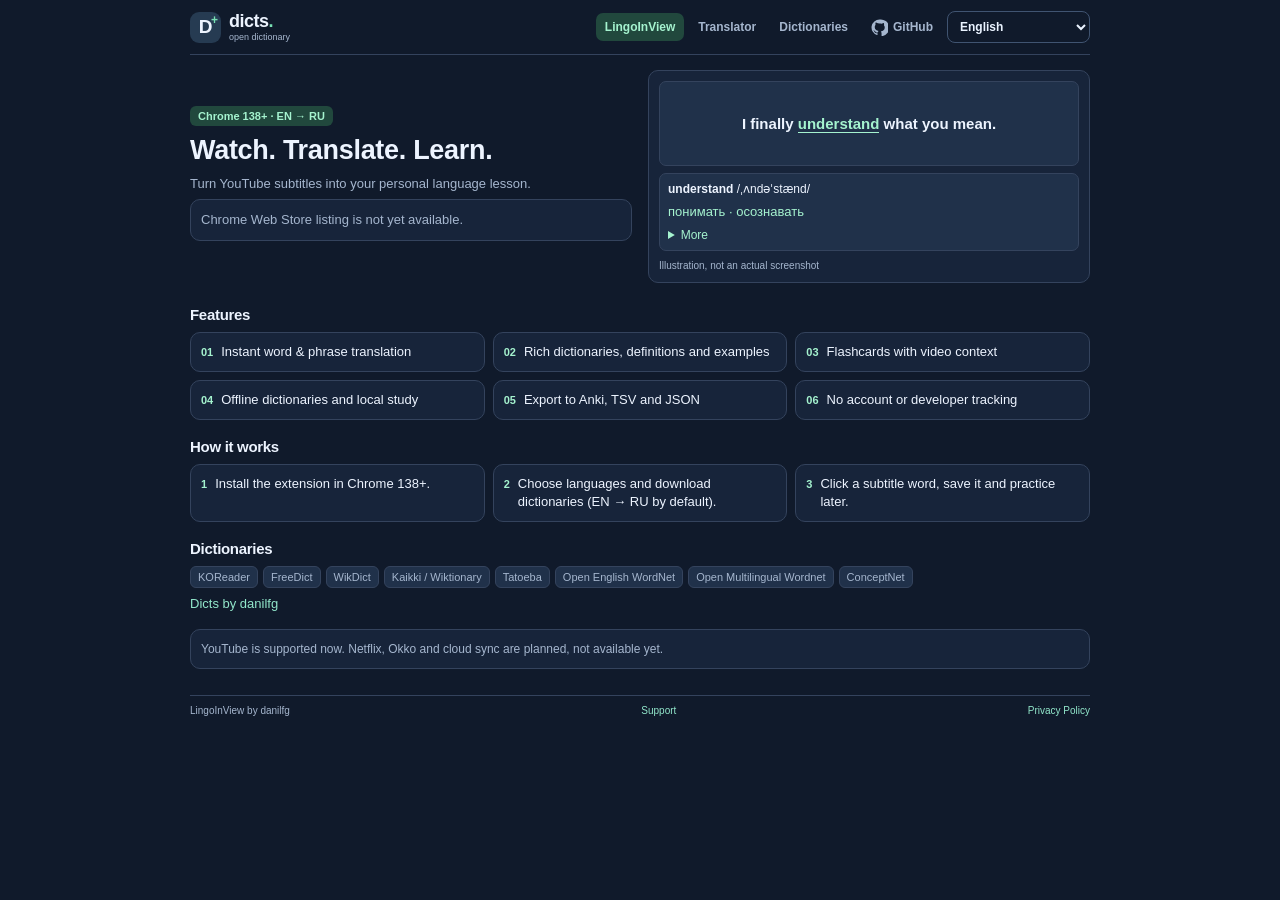
<file: site/lingoinview/index.html>
<!doctype html><html lang="en"><head><meta charset="utf-8"><meta name="viewport" content="width=device-width,initial-scale=1"><title>LingoInView — Watch. Translate. Learn.</title><meta name="description" content="Turn YouTube subtitles into your personal language lesson."><link rel="stylesheet" href="../styles.css?v=4"><link rel="stylesheet" href="./style.css?v=2"><script src="./nav.js" defer></script><link rel="icon" href="icon.png"></head><body><div class="app-shell"><header class="site-header container">
    <a class="brand" href="../" aria-label="Dicts home">
      <span class="brand-mark" aria-hidden="true">D<span class="brand-spark">+</span></span>
      <span class="brand-text">dicts<span class="brand-dot">.</span><small>open dictionary</small></span>
    </a>
    <nav class="nav-links" aria-label="Navigation">
      <a id="promo-link" href="./" aria-current="page">LingoInView</a>
      <a id="about-link" href="../#translate">Translator</a>
      <a id="sources-link" href="../#dictionaries">Dictionaries</a>
      <a class="github-link" href="https://github.com/danilfg/dicts" target="_blank" rel="noopener noreferrer">
        <svg aria-hidden="true" viewBox="0 0 24 24" width="17" height="17"><path fill="currentColor" d="M12 .7A11.3 11.3 0 0 0 8.4 22.7c.6.1.8-.3.8-.6v-2.1c-3.2.7-3.9-1.3-3.9-1.3-.5-1.4-1.3-1.8-1.3-1.8-1.1-.7.1-.7.1-.7 1.3.1 2 1.3 2 1.3 1.1 2 2.9 1.4 3.6 1.1.1-.8.5-1.4 1-1.8-2.6-.3-5.4-1.3-5.4-5.7 0-1.2.4-2.2 1.2-3.1-.1-.3-.6-1.5.1-3.1 0 0 1-.3 3.2 1.2A11 11 0 0 1 12 6.4c1 0 2 .1 2.9.4 2.2-1.5 3.2-1.2 3.2-1.2.7 1.6.2 2.8.1 3.1.8.9 1.2 1.9 1.2 3.1 0 4.4-2.8 5.4-5.5 5.7.6.6 1 1.4 1 2.5v3.6c0 .3.2.7.8.6A11.3 11.3 0 0 0 12 .7Z"/></svg>
        GitHub
      </a>
      <select data-promo-root="./" id="locale-btn" class="locale-btn" aria-label="Interface language"><option value="en" selected>English</option><option value="ru">Русский</option><option value="uk">Українська</option><option value="de">Deutsch</option><option value="es">Español</option><option value="fr">Français</option><option value="pt-BR">Português (Brasil)</option><option value="zh-CN">简体中文</option></select>
    </nav>
  </header><main class="container promo-main"><section class="hero"><div><span class="tag">Chrome 138+ · EN → RU</span><h1>Watch. Translate. Learn.</h1><p class="lead">Turn YouTube subtitles into your personal language lesson.</p><p class="callout">Chrome Web Store listing is not yet available.</p></div><div class="demo"><div class="screen"><span>I finally <span class="word">understand</span> what you mean.</span></div><div class="translation"><b>understand</b> /ˌʌndəˈstænd/<p>понимать · осознавать</p><details><summary>More</summary>comprehend · grasp</details></div><small>Illustration, not an actual screenshot</small></div></section><section class="section" id="features"><h2>Features</h2><div class="grid"><article class="panel"><span class="num">01</span>Instant word & phrase translation</article><article class="panel"><span class="num">02</span>Rich dictionaries, definitions and examples</article><article class="panel"><span class="num">03</span>Flashcards with video context</article><article class="panel"><span class="num">04</span>Offline dictionaries and local study</article><article class="panel"><span class="num">05</span>Export to Anki, TSV and JSON</article><article class="panel"><span class="num">06</span>No account or developer tracking</article></div></section><section class="section" id="how"><h2>How it works</h2><div class="grid"><article class="panel"><span class="num">1</span>Install the extension in Chrome 138+.</article><article class="panel"><span class="num">2</span>Choose languages and download dictionaries (EN → RU by default).</article><article class="panel"><span class="num">3</span>Click a subtitle word, save it and practice later.</article></div></section><section class="section"><h2>Dictionaries</h2><div class="chips"><span>KOReader</span><span>FreeDict</span><span>WikDict</span><span>Kaikki / Wiktionary</span><span>Tatoeba</span><span>Open English WordNet</span><span>Open Multilingual Wordnet</span><span>ConceptNet</span></div><p><a href="https://danilfg.github.io/dicts/">Dicts by danilfg</a></p></section><section class="callout">YouTube is supported now. Netflix, Okko and cloud sync are planned, not available yet.</section></main><footer class="footer container promo-footer"><span>LingoInView by danilfg</span><a href="https://github.com/danilfg/dicts/issues">Support</a><a href="privacy.html">Privacy Policy</a></footer></div></body></html>
</file>
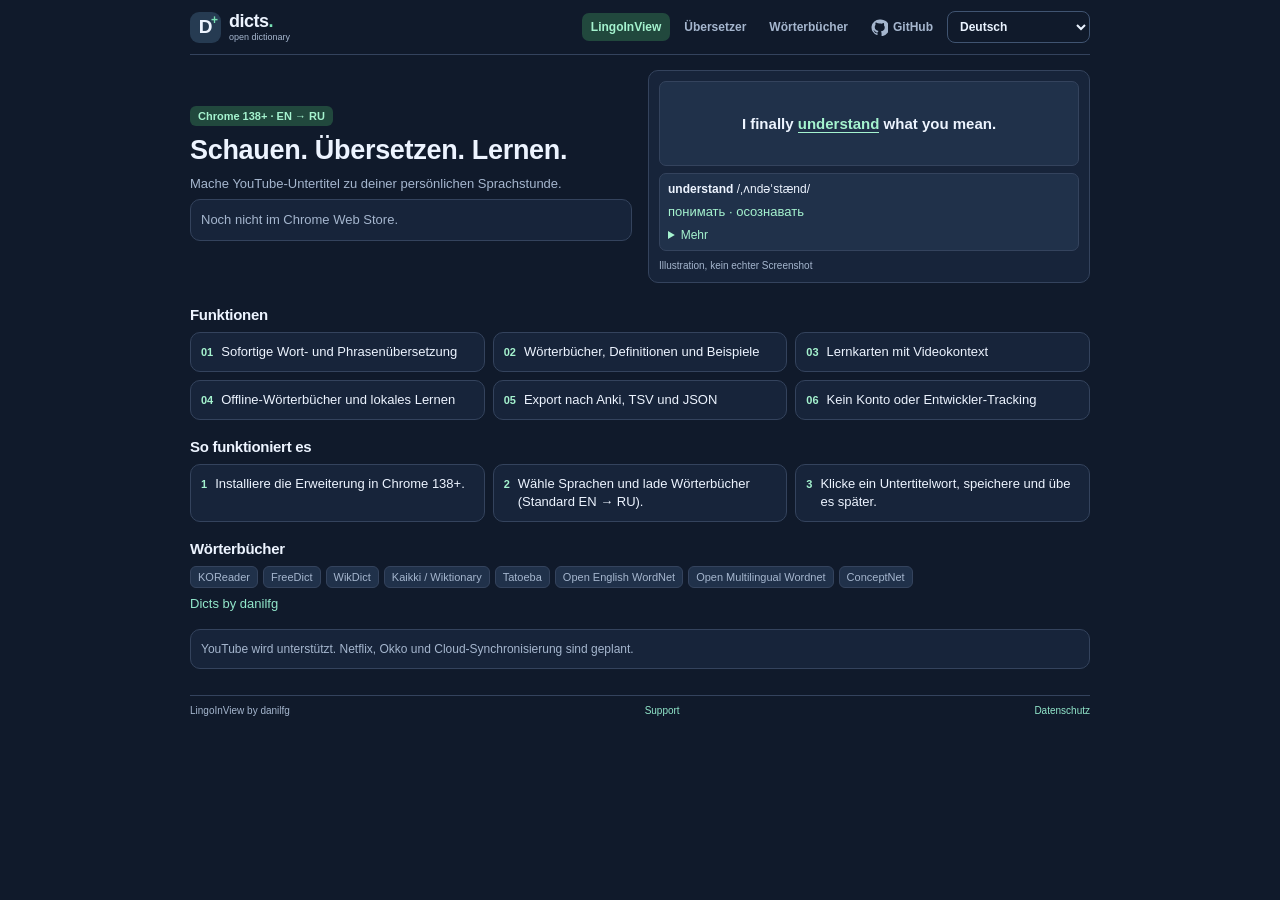
<file: site/lingoinview/de/index.html>
<!doctype html><html lang="de"><head><meta charset="utf-8"><meta name="viewport" content="width=device-width,initial-scale=1"><title>LingoInView — Schauen. Übersetzen. Lernen.</title><meta name="description" content="Mache YouTube-Untertitel zu deiner persönlichen Sprachstunde."><link rel="stylesheet" href="../../styles.css?v=4"><link rel="stylesheet" href="../style.css?v=2"><script src="../nav.js" defer></script><link rel="icon" href="../icon.png"></head><body><div class="app-shell"><header class="site-header container">
    <a class="brand" href="../../?ui=de" aria-label="Dicts home">
      <span class="brand-mark" aria-hidden="true">D<span class="brand-spark">+</span></span>
      <span class="brand-text">dicts<span class="brand-dot">.</span><small>open dictionary</small></span>
    </a>
    <nav class="nav-links" aria-label="Navigation">
      <a id="promo-link" href="./" aria-current="page">LingoInView</a>
      <a id="about-link" href="../../?ui=de#translate">Übersetzer</a>
      <a id="sources-link" href="../../?ui=de#dictionaries">Wörterbücher</a>
      <a class="github-link" href="https://github.com/danilfg/dicts" target="_blank" rel="noopener noreferrer">
        <svg aria-hidden="true" viewBox="0 0 24 24" width="17" height="17"><path fill="currentColor" d="M12 .7A11.3 11.3 0 0 0 8.4 22.7c.6.1.8-.3.8-.6v-2.1c-3.2.7-3.9-1.3-3.9-1.3-.5-1.4-1.3-1.8-1.3-1.8-1.1-.7.1-.7.1-.7 1.3.1 2 1.3 2 1.3 1.1 2 2.9 1.4 3.6 1.1.1-.8.5-1.4 1-1.8-2.6-.3-5.4-1.3-5.4-5.7 0-1.2.4-2.2 1.2-3.1-.1-.3-.6-1.5.1-3.1 0 0 1-.3 3.2 1.2A11 11 0 0 1 12 6.4c1 0 2 .1 2.9.4 2.2-1.5 3.2-1.2 3.2-1.2.7 1.6.2 2.8.1 3.1.8.9 1.2 1.9 1.2 3.1 0 4.4-2.8 5.4-5.5 5.7.6.6 1 1.4 1 2.5v3.6c0 .3.2.7.8.6A11.3 11.3 0 0 0 12 .7Z"/></svg>
        GitHub
      </a>
      <select data-promo-root="../" id="locale-btn" class="locale-btn" aria-label="Interface language"><option value="en">English</option><option value="ru">Русский</option><option value="uk">Українська</option><option value="de" selected>Deutsch</option><option value="es">Español</option><option value="fr">Français</option><option value="pt-BR">Português (Brasil)</option><option value="zh-CN">简体中文</option></select>
    </nav>
  </header><main class="container promo-main"><section class="hero"><div><span class="tag">Chrome 138+ · EN → RU</span><h1>Schauen. Übersetzen. Lernen.</h1><p class="lead">Mache YouTube-Untertitel zu deiner persönlichen Sprachstunde.</p><p class="callout">Noch nicht im Chrome Web Store.</p></div><div class="demo"><div class="screen"><span>I finally <span class="word">understand</span> what you mean.</span></div><div class="translation"><b>understand</b> /ˌʌndəˈstænd/<p>понимать · осознавать</p><details><summary>Mehr</summary>comprehend · grasp</details></div><small>Illustration, kein echter Screenshot</small></div></section><section class="section" id="features"><h2>Funktionen</h2><div class="grid"><article class="panel"><span class="num">01</span>Sofortige Wort- und Phrasenübersetzung</article><article class="panel"><span class="num">02</span>Wörterbücher, Definitionen und Beispiele</article><article class="panel"><span class="num">03</span>Lernkarten mit Videokontext</article><article class="panel"><span class="num">04</span>Offline-Wörterbücher und lokales Lernen</article><article class="panel"><span class="num">05</span>Export nach Anki, TSV und JSON</article><article class="panel"><span class="num">06</span>Kein Konto oder Entwickler-Tracking</article></div></section><section class="section" id="how"><h2>So funktioniert es</h2><div class="grid"><article class="panel"><span class="num">1</span>Installiere die Erweiterung in Chrome 138+.</article><article class="panel"><span class="num">2</span>Wähle Sprachen und lade Wörterbücher (Standard EN → RU).</article><article class="panel"><span class="num">3</span>Klicke ein Untertitelwort, speichere und übe es später.</article></div></section><section class="section"><h2>Wörterbücher</h2><div class="chips"><span>KOReader</span><span>FreeDict</span><span>WikDict</span><span>Kaikki / Wiktionary</span><span>Tatoeba</span><span>Open English WordNet</span><span>Open Multilingual Wordnet</span><span>ConceptNet</span></div><p><a href="https://danilfg.github.io/dicts/">Dicts by danilfg</a></p></section><section class="callout">YouTube wird unterstützt. Netflix, Okko und Cloud-Synchronisierung sind geplant.</section></main><footer class="footer container promo-footer"><span>LingoInView by danilfg</span><a href="https://github.com/danilfg/dicts/issues">Support</a><a href="../privacy.html">Datenschutz</a></footer></div></body></html>
</file>
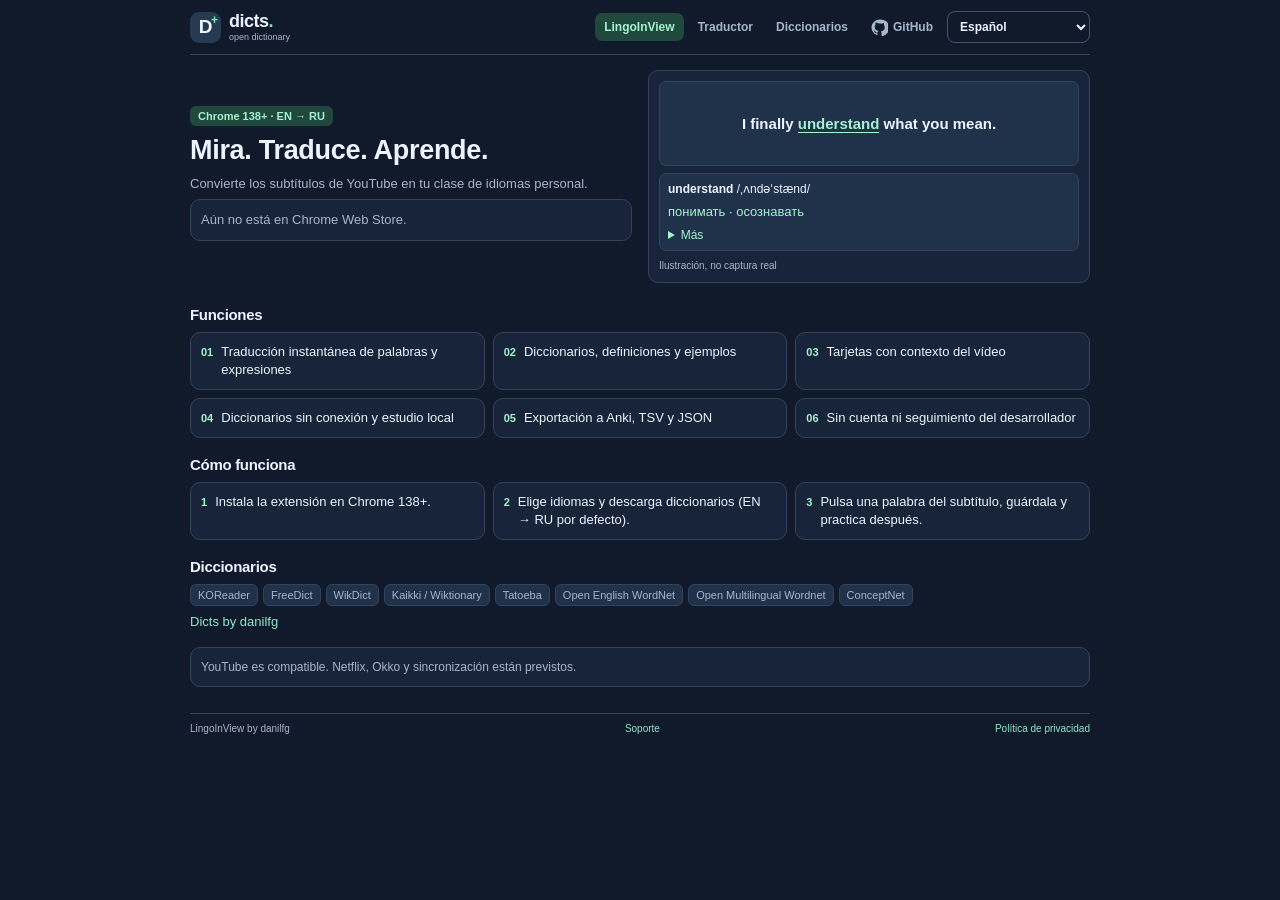
<file: site/lingoinview/es/index.html>
<!doctype html><html lang="es"><head><meta charset="utf-8"><meta name="viewport" content="width=device-width,initial-scale=1"><title>LingoInView — Mira. Traduce. Aprende.</title><meta name="description" content="Convierte los subtítulos de YouTube en tu clase de idiomas personal."><link rel="stylesheet" href="../../styles.css?v=4"><link rel="stylesheet" href="../style.css?v=2"><script src="../nav.js" defer></script><link rel="icon" href="../icon.png"></head><body><div class="app-shell"><header class="site-header container">
    <a class="brand" href="../../?ui=es" aria-label="Dicts home">
      <span class="brand-mark" aria-hidden="true">D<span class="brand-spark">+</span></span>
      <span class="brand-text">dicts<span class="brand-dot">.</span><small>open dictionary</small></span>
    </a>
    <nav class="nav-links" aria-label="Navigation">
      <a id="promo-link" href="./" aria-current="page">LingoInView</a>
      <a id="about-link" href="../../?ui=es#translate">Traductor</a>
      <a id="sources-link" href="../../?ui=es#dictionaries">Diccionarios</a>
      <a class="github-link" href="https://github.com/danilfg/dicts" target="_blank" rel="noopener noreferrer">
        <svg aria-hidden="true" viewBox="0 0 24 24" width="17" height="17"><path fill="currentColor" d="M12 .7A11.3 11.3 0 0 0 8.4 22.7c.6.1.8-.3.8-.6v-2.1c-3.2.7-3.9-1.3-3.9-1.3-.5-1.4-1.3-1.8-1.3-1.8-1.1-.7.1-.7.1-.7 1.3.1 2 1.3 2 1.3 1.1 2 2.9 1.4 3.6 1.1.1-.8.5-1.4 1-1.8-2.6-.3-5.4-1.3-5.4-5.7 0-1.2.4-2.2 1.2-3.1-.1-.3-.6-1.5.1-3.1 0 0 1-.3 3.2 1.2A11 11 0 0 1 12 6.4c1 0 2 .1 2.9.4 2.2-1.5 3.2-1.2 3.2-1.2.7 1.6.2 2.8.1 3.1.8.9 1.2 1.9 1.2 3.1 0 4.4-2.8 5.4-5.5 5.7.6.6 1 1.4 1 2.5v3.6c0 .3.2.7.8.6A11.3 11.3 0 0 0 12 .7Z"/></svg>
        GitHub
      </a>
      <select data-promo-root="../" id="locale-btn" class="locale-btn" aria-label="Interface language"><option value="en">English</option><option value="ru">Русский</option><option value="uk">Українська</option><option value="de">Deutsch</option><option value="es" selected>Español</option><option value="fr">Français</option><option value="pt-BR">Português (Brasil)</option><option value="zh-CN">简体中文</option></select>
    </nav>
  </header><main class="container promo-main"><section class="hero"><div><span class="tag">Chrome 138+ · EN → RU</span><h1>Mira. Traduce. Aprende.</h1><p class="lead">Convierte los subtítulos de YouTube en tu clase de idiomas personal.</p><p class="callout">Aún no está en Chrome Web Store.</p></div><div class="demo"><div class="screen"><span>I finally <span class="word">understand</span> what you mean.</span></div><div class="translation"><b>understand</b> /ˌʌndəˈstænd/<p>понимать · осознавать</p><details><summary>Más</summary>comprehend · grasp</details></div><small>Ilustración, no captura real</small></div></section><section class="section" id="features"><h2>Funciones</h2><div class="grid"><article class="panel"><span class="num">01</span>Traducción instantánea de palabras y expresiones</article><article class="panel"><span class="num">02</span>Diccionarios, definiciones y ejemplos</article><article class="panel"><span class="num">03</span>Tarjetas con contexto del vídeo</article><article class="panel"><span class="num">04</span>Diccionarios sin conexión y estudio local</article><article class="panel"><span class="num">05</span>Exportación a Anki, TSV y JSON</article><article class="panel"><span class="num">06</span>Sin cuenta ni seguimiento del desarrollador</article></div></section><section class="section" id="how"><h2>Cómo funciona</h2><div class="grid"><article class="panel"><span class="num">1</span>Instala la extensión en Chrome 138+.</article><article class="panel"><span class="num">2</span>Elige idiomas y descarga diccionarios (EN → RU por defecto).</article><article class="panel"><span class="num">3</span>Pulsa una palabra del subtítulo, guárdala y practica después.</article></div></section><section class="section"><h2>Diccionarios</h2><div class="chips"><span>KOReader</span><span>FreeDict</span><span>WikDict</span><span>Kaikki / Wiktionary</span><span>Tatoeba</span><span>Open English WordNet</span><span>Open Multilingual Wordnet</span><span>ConceptNet</span></div><p><a href="https://danilfg.github.io/dicts/">Dicts by danilfg</a></p></section><section class="callout">YouTube es compatible. Netflix, Okko y sincronización están previstos.</section></main><footer class="footer container promo-footer"><span>LingoInView by danilfg</span><a href="https://github.com/danilfg/dicts/issues">Soporte</a><a href="../privacy.html">Política de privacidad</a></footer></div></body></html>
</file>
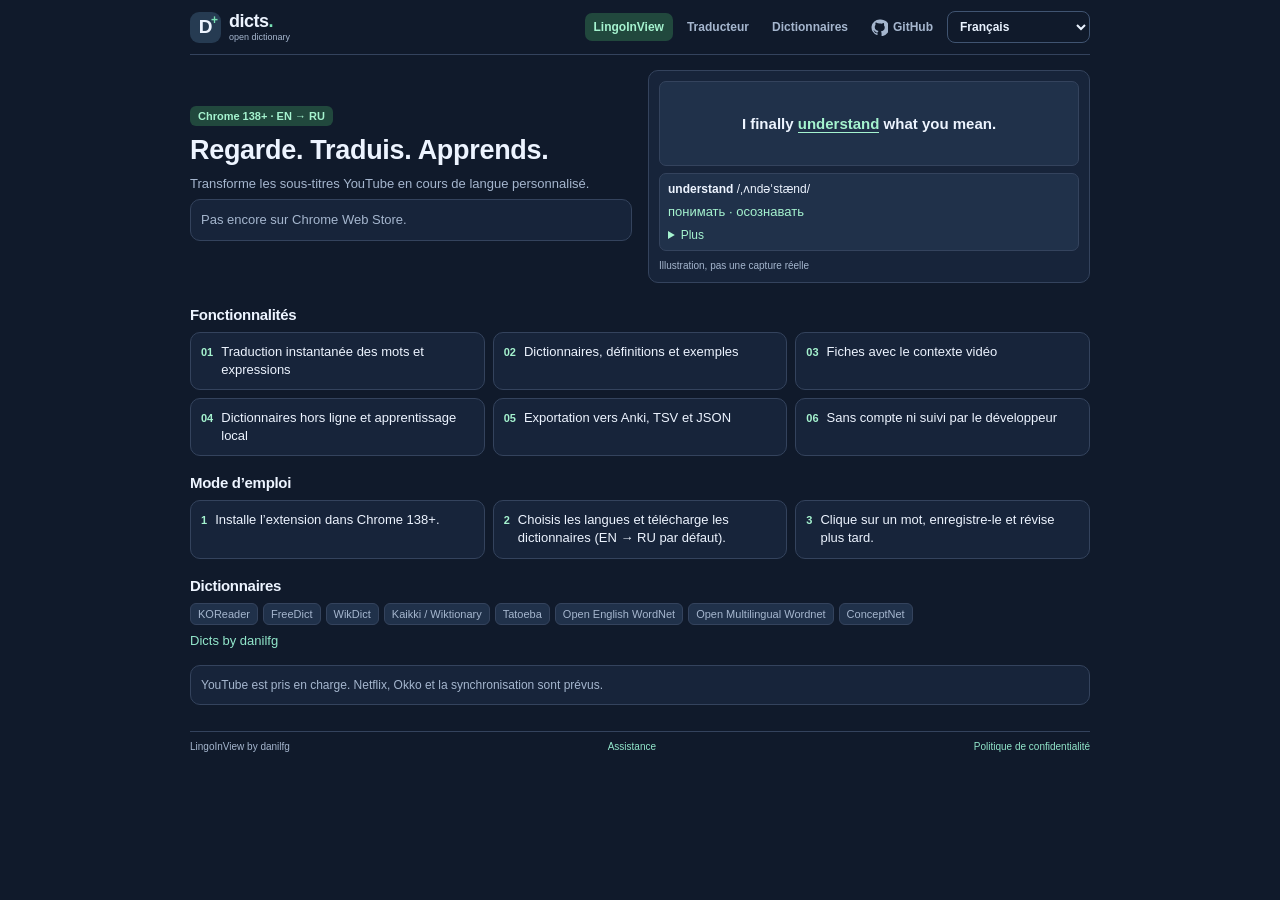
<file: site/lingoinview/fr/index.html>
<!doctype html><html lang="fr"><head><meta charset="utf-8"><meta name="viewport" content="width=device-width,initial-scale=1"><title>LingoInView — Regarde. Traduis. Apprends.</title><meta name="description" content="Transforme les sous-titres YouTube en cours de langue personnalisé."><link rel="stylesheet" href="../../styles.css?v=4"><link rel="stylesheet" href="../style.css?v=2"><script src="../nav.js" defer></script><link rel="icon" href="../icon.png"></head><body><div class="app-shell"><header class="site-header container">
    <a class="brand" href="../../?ui=fr" aria-label="Dicts home">
      <span class="brand-mark" aria-hidden="true">D<span class="brand-spark">+</span></span>
      <span class="brand-text">dicts<span class="brand-dot">.</span><small>open dictionary</small></span>
    </a>
    <nav class="nav-links" aria-label="Navigation">
      <a id="promo-link" href="./" aria-current="page">LingoInView</a>
      <a id="about-link" href="../../?ui=fr#translate">Traducteur</a>
      <a id="sources-link" href="../../?ui=fr#dictionaries">Dictionnaires</a>
      <a class="github-link" href="https://github.com/danilfg/dicts" target="_blank" rel="noopener noreferrer">
        <svg aria-hidden="true" viewBox="0 0 24 24" width="17" height="17"><path fill="currentColor" d="M12 .7A11.3 11.3 0 0 0 8.4 22.7c.6.1.8-.3.8-.6v-2.1c-3.2.7-3.9-1.3-3.9-1.3-.5-1.4-1.3-1.8-1.3-1.8-1.1-.7.1-.7.1-.7 1.3.1 2 1.3 2 1.3 1.1 2 2.9 1.4 3.6 1.1.1-.8.5-1.4 1-1.8-2.6-.3-5.4-1.3-5.4-5.7 0-1.2.4-2.2 1.2-3.1-.1-.3-.6-1.5.1-3.1 0 0 1-.3 3.2 1.2A11 11 0 0 1 12 6.4c1 0 2 .1 2.9.4 2.2-1.5 3.2-1.2 3.2-1.2.7 1.6.2 2.8.1 3.1.8.9 1.2 1.9 1.2 3.1 0 4.4-2.8 5.4-5.5 5.7.6.6 1 1.4 1 2.5v3.6c0 .3.2.7.8.6A11.3 11.3 0 0 0 12 .7Z"/></svg>
        GitHub
      </a>
      <select data-promo-root="../" id="locale-btn" class="locale-btn" aria-label="Interface language"><option value="en">English</option><option value="ru">Русский</option><option value="uk">Українська</option><option value="de">Deutsch</option><option value="es">Español</option><option value="fr" selected>Français</option><option value="pt-BR">Português (Brasil)</option><option value="zh-CN">简体中文</option></select>
    </nav>
  </header><main class="container promo-main"><section class="hero"><div><span class="tag">Chrome 138+ · EN → RU</span><h1>Regarde. Traduis. Apprends.</h1><p class="lead">Transforme les sous-titres YouTube en cours de langue personnalisé.</p><p class="callout">Pas encore sur Chrome Web Store.</p></div><div class="demo"><div class="screen"><span>I finally <span class="word">understand</span> what you mean.</span></div><div class="translation"><b>understand</b> /ˌʌndəˈstænd/<p>понимать · осознавать</p><details><summary>Plus</summary>comprehend · grasp</details></div><small>Illustration, pas une capture réelle</small></div></section><section class="section" id="features"><h2>Fonctionnalités</h2><div class="grid"><article class="panel"><span class="num">01</span>Traduction instantanée des mots et expressions</article><article class="panel"><span class="num">02</span>Dictionnaires, définitions et exemples</article><article class="panel"><span class="num">03</span>Fiches avec le contexte vidéo</article><article class="panel"><span class="num">04</span>Dictionnaires hors ligne et apprentissage local</article><article class="panel"><span class="num">05</span>Exportation vers Anki, TSV et JSON</article><article class="panel"><span class="num">06</span>Sans compte ni suivi par le développeur</article></div></section><section class="section" id="how"><h2>Mode d’emploi</h2><div class="grid"><article class="panel"><span class="num">1</span>Installe l’extension dans Chrome 138+.</article><article class="panel"><span class="num">2</span>Choisis les langues et télécharge les dictionnaires (EN → RU par défaut).</article><article class="panel"><span class="num">3</span>Clique sur un mot, enregistre-le et révise plus tard.</article></div></section><section class="section"><h2>Dictionnaires</h2><div class="chips"><span>KOReader</span><span>FreeDict</span><span>WikDict</span><span>Kaikki / Wiktionary</span><span>Tatoeba</span><span>Open English WordNet</span><span>Open Multilingual Wordnet</span><span>ConceptNet</span></div><p><a href="https://danilfg.github.io/dicts/">Dicts by danilfg</a></p></section><section class="callout">YouTube est pris en charge. Netflix, Okko et la synchronisation sont prévus.</section></main><footer class="footer container promo-footer"><span>LingoInView by danilfg</span><a href="https://github.com/danilfg/dicts/issues">Assistance</a><a href="../privacy.html">Politique de confidentialité</a></footer></div></body></html>
</file>
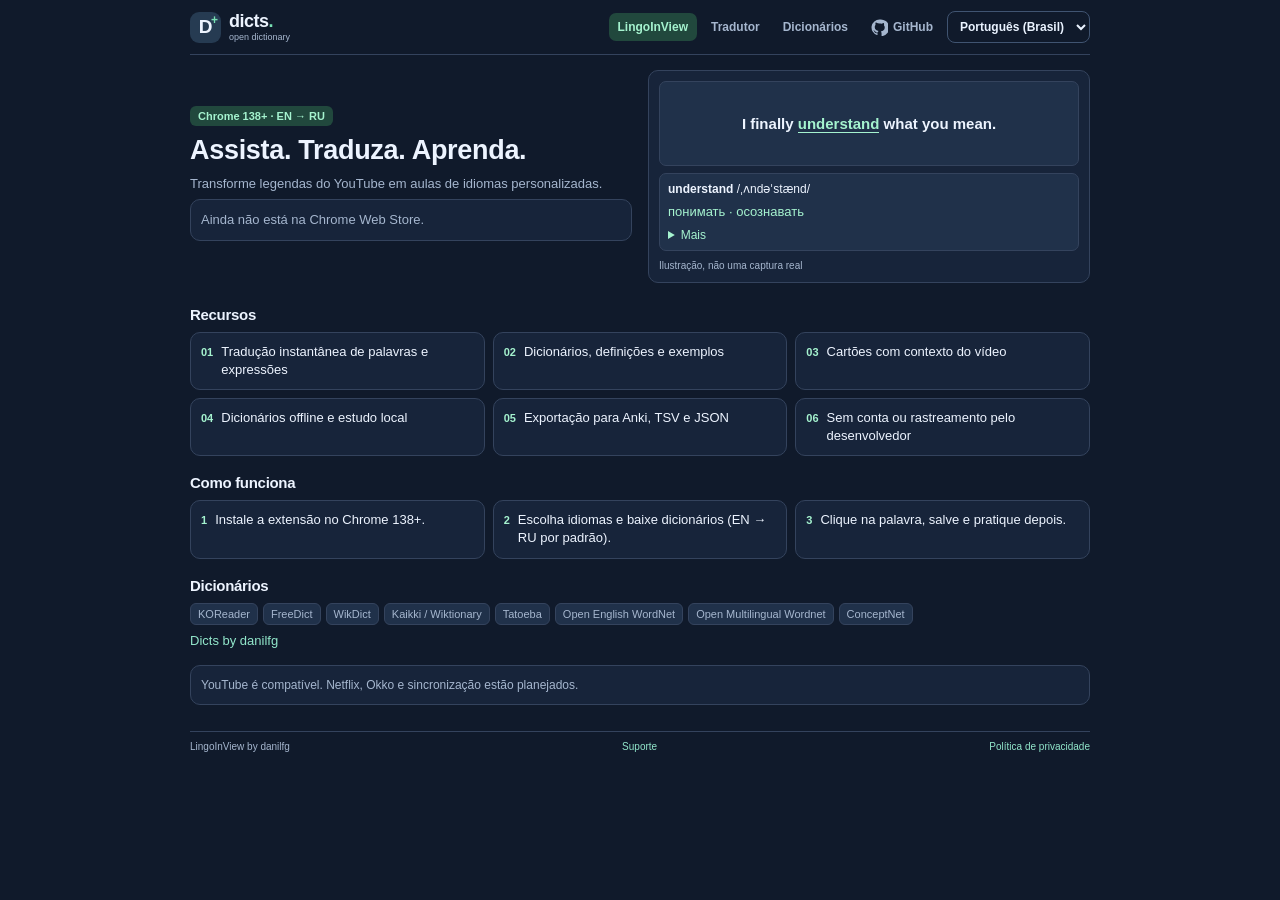
<file: site/lingoinview/pt-BR/index.html>
<!doctype html><html lang="pt-BR"><head><meta charset="utf-8"><meta name="viewport" content="width=device-width,initial-scale=1"><title>LingoInView — Assista. Traduza. Aprenda.</title><meta name="description" content="Transforme legendas do YouTube em aulas de idiomas personalizadas."><link rel="stylesheet" href="../../styles.css?v=4"><link rel="stylesheet" href="../style.css?v=2"><script src="../nav.js" defer></script><link rel="icon" href="../icon.png"></head><body><div class="app-shell"><header class="site-header container">
    <a class="brand" href="../../?ui=pt-BR" aria-label="Dicts home">
      <span class="brand-mark" aria-hidden="true">D<span class="brand-spark">+</span></span>
      <span class="brand-text">dicts<span class="brand-dot">.</span><small>open dictionary</small></span>
    </a>
    <nav class="nav-links" aria-label="Navigation">
      <a id="promo-link" href="./" aria-current="page">LingoInView</a>
      <a id="about-link" href="../../?ui=pt-BR#translate">Tradutor</a>
      <a id="sources-link" href="../../?ui=pt-BR#dictionaries">Dicionários</a>
      <a class="github-link" href="https://github.com/danilfg/dicts" target="_blank" rel="noopener noreferrer">
        <svg aria-hidden="true" viewBox="0 0 24 24" width="17" height="17"><path fill="currentColor" d="M12 .7A11.3 11.3 0 0 0 8.4 22.7c.6.1.8-.3.8-.6v-2.1c-3.2.7-3.9-1.3-3.9-1.3-.5-1.4-1.3-1.8-1.3-1.8-1.1-.7.1-.7.1-.7 1.3.1 2 1.3 2 1.3 1.1 2 2.9 1.4 3.6 1.1.1-.8.5-1.4 1-1.8-2.6-.3-5.4-1.3-5.4-5.7 0-1.2.4-2.2 1.2-3.1-.1-.3-.6-1.5.1-3.1 0 0 1-.3 3.2 1.2A11 11 0 0 1 12 6.4c1 0 2 .1 2.9.4 2.2-1.5 3.2-1.2 3.2-1.2.7 1.6.2 2.8.1 3.1.8.9 1.2 1.9 1.2 3.1 0 4.4-2.8 5.4-5.5 5.7.6.6 1 1.4 1 2.5v3.6c0 .3.2.7.8.6A11.3 11.3 0 0 0 12 .7Z"/></svg>
        GitHub
      </a>
      <select data-promo-root="../" id="locale-btn" class="locale-btn" aria-label="Interface language"><option value="en">English</option><option value="ru">Русский</option><option value="uk">Українська</option><option value="de">Deutsch</option><option value="es">Español</option><option value="fr">Français</option><option value="pt-BR" selected>Português (Brasil)</option><option value="zh-CN">简体中文</option></select>
    </nav>
  </header><main class="container promo-main"><section class="hero"><div><span class="tag">Chrome 138+ · EN → RU</span><h1>Assista. Traduza. Aprenda.</h1><p class="lead">Transforme legendas do YouTube em aulas de idiomas personalizadas.</p><p class="callout">Ainda não está na Chrome Web Store.</p></div><div class="demo"><div class="screen"><span>I finally <span class="word">understand</span> what you mean.</span></div><div class="translation"><b>understand</b> /ˌʌndəˈstænd/<p>понимать · осознавать</p><details><summary>Mais</summary>comprehend · grasp</details></div><small>Ilustração, não uma captura real</small></div></section><section class="section" id="features"><h2>Recursos</h2><div class="grid"><article class="panel"><span class="num">01</span>Tradução instantânea de palavras e expressões</article><article class="panel"><span class="num">02</span>Dicionários, definições e exemplos</article><article class="panel"><span class="num">03</span>Cartões com contexto do vídeo</article><article class="panel"><span class="num">04</span>Dicionários offline e estudo local</article><article class="panel"><span class="num">05</span>Exportação para Anki, TSV e JSON</article><article class="panel"><span class="num">06</span>Sem conta ou rastreamento pelo desenvolvedor</article></div></section><section class="section" id="how"><h2>Como funciona</h2><div class="grid"><article class="panel"><span class="num">1</span>Instale a extensão no Chrome 138+.</article><article class="panel"><span class="num">2</span>Escolha idiomas e baixe dicionários (EN → RU por padrão).</article><article class="panel"><span class="num">3</span>Clique na palavra, salve e pratique depois.</article></div></section><section class="section"><h2>Dicionários</h2><div class="chips"><span>KOReader</span><span>FreeDict</span><span>WikDict</span><span>Kaikki / Wiktionary</span><span>Tatoeba</span><span>Open English WordNet</span><span>Open Multilingual Wordnet</span><span>ConceptNet</span></div><p><a href="https://danilfg.github.io/dicts/">Dicts by danilfg</a></p></section><section class="callout">YouTube é compatível. Netflix, Okko e sincronização estão planejados.</section></main><footer class="footer container promo-footer"><span>LingoInView by danilfg</span><a href="https://github.com/danilfg/dicts/issues">Suporte</a><a href="../privacy.html">Política de privacidade</a></footer></div></body></html>
</file>
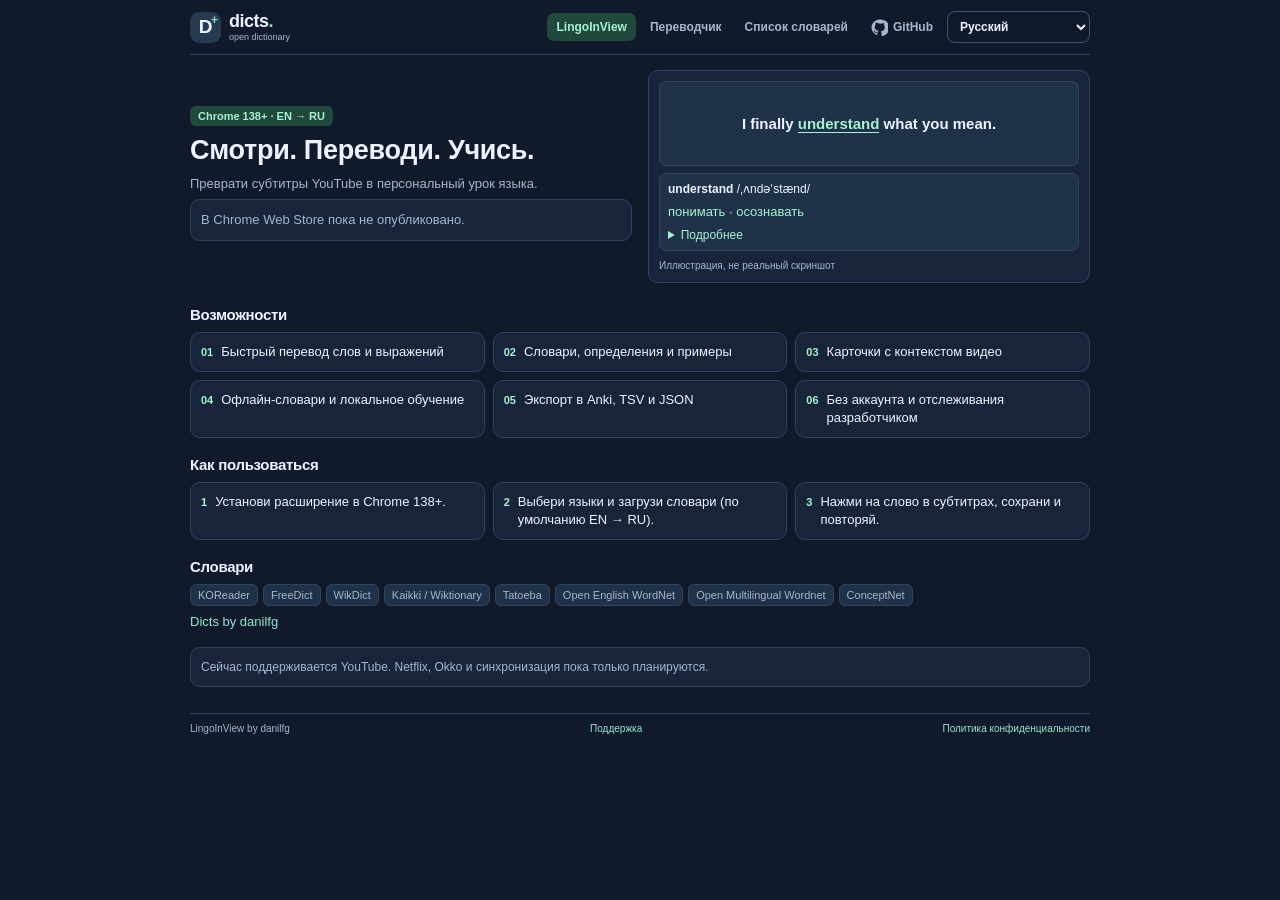
<file: site/lingoinview/ru/index.html>
<!doctype html><html lang="ru"><head><meta charset="utf-8"><meta name="viewport" content="width=device-width,initial-scale=1"><title>LingoInView — Смотри. Переводи. Учись.</title><meta name="description" content="Преврати субтитры YouTube в персональный урок языка."><link rel="stylesheet" href="../../styles.css?v=4"><link rel="stylesheet" href="../style.css?v=2"><script src="../nav.js" defer></script><link rel="icon" href="../icon.png"></head><body><div class="app-shell"><header class="site-header container">
    <a class="brand" href="../../?ui=ru" aria-label="Dicts home">
      <span class="brand-mark" aria-hidden="true">D<span class="brand-spark">+</span></span>
      <span class="brand-text">dicts<span class="brand-dot">.</span><small>open dictionary</small></span>
    </a>
    <nav class="nav-links" aria-label="Navigation">
      <a id="promo-link" href="./" aria-current="page">LingoInView</a>
      <a id="about-link" href="../../?ui=ru#translate">Переводчик</a>
      <a id="sources-link" href="../../?ui=ru#dictionaries">Список словарей</a>
      <a class="github-link" href="https://github.com/danilfg/dicts" target="_blank" rel="noopener noreferrer">
        <svg aria-hidden="true" viewBox="0 0 24 24" width="17" height="17"><path fill="currentColor" d="M12 .7A11.3 11.3 0 0 0 8.4 22.7c.6.1.8-.3.8-.6v-2.1c-3.2.7-3.9-1.3-3.9-1.3-.5-1.4-1.3-1.8-1.3-1.8-1.1-.7.1-.7.1-.7 1.3.1 2 1.3 2 1.3 1.1 2 2.9 1.4 3.6 1.1.1-.8.5-1.4 1-1.8-2.6-.3-5.4-1.3-5.4-5.7 0-1.2.4-2.2 1.2-3.1-.1-.3-.6-1.5.1-3.1 0 0 1-.3 3.2 1.2A11 11 0 0 1 12 6.4c1 0 2 .1 2.9.4 2.2-1.5 3.2-1.2 3.2-1.2.7 1.6.2 2.8.1 3.1.8.9 1.2 1.9 1.2 3.1 0 4.4-2.8 5.4-5.5 5.7.6.6 1 1.4 1 2.5v3.6c0 .3.2.7.8.6A11.3 11.3 0 0 0 12 .7Z"/></svg>
        GitHub
      </a>
      <select data-promo-root="../" id="locale-btn" class="locale-btn" aria-label="Interface language"><option value="en">English</option><option value="ru" selected>Русский</option><option value="uk">Українська</option><option value="de">Deutsch</option><option value="es">Español</option><option value="fr">Français</option><option value="pt-BR">Português (Brasil)</option><option value="zh-CN">简体中文</option></select>
    </nav>
  </header><main class="container promo-main"><section class="hero"><div><span class="tag">Chrome 138+ · EN → RU</span><h1>Смотри. Переводи. Учись.</h1><p class="lead">Преврати субтитры YouTube в персональный урок языка.</p><p class="callout">В Chrome Web Store пока не опубликовано.</p></div><div class="demo"><div class="screen"><span>I finally <span class="word">understand</span> what you mean.</span></div><div class="translation"><b>understand</b> /ˌʌndəˈstænd/<p>понимать · осознавать</p><details><summary>Подробнее</summary>comprehend · grasp</details></div><small>Иллюстрация, не реальный скриншот</small></div></section><section class="section" id="features"><h2>Возможности</h2><div class="grid"><article class="panel"><span class="num">01</span>Быстрый перевод слов и выражений</article><article class="panel"><span class="num">02</span>Словари, определения и примеры</article><article class="panel"><span class="num">03</span>Карточки с контекстом видео</article><article class="panel"><span class="num">04</span>Офлайн-словари и локальное обучение</article><article class="panel"><span class="num">05</span>Экспорт в Anki, TSV и JSON</article><article class="panel"><span class="num">06</span>Без аккаунта и отслеживания разработчиком</article></div></section><section class="section" id="how"><h2>Как пользоваться</h2><div class="grid"><article class="panel"><span class="num">1</span>Установи расширение в Chrome 138+.</article><article class="panel"><span class="num">2</span>Выбери языки и загрузи словари (по умолчанию EN → RU).</article><article class="panel"><span class="num">3</span>Нажми на слово в субтитрах, сохрани и повторяй.</article></div></section><section class="section"><h2>Словари</h2><div class="chips"><span>KOReader</span><span>FreeDict</span><span>WikDict</span><span>Kaikki / Wiktionary</span><span>Tatoeba</span><span>Open English WordNet</span><span>Open Multilingual Wordnet</span><span>ConceptNet</span></div><p><a href="https://danilfg.github.io/dicts/">Dicts by danilfg</a></p></section><section class="callout">Сейчас поддерживается YouTube. Netflix, Okko и синхронизация пока только планируются.</section></main><footer class="footer container promo-footer"><span>LingoInView by danilfg</span><a href="https://github.com/danilfg/dicts/issues">Поддержка</a><a href="../ru/privacy.html">Политика конфиденциальности</a></footer></div></body></html>
</file>
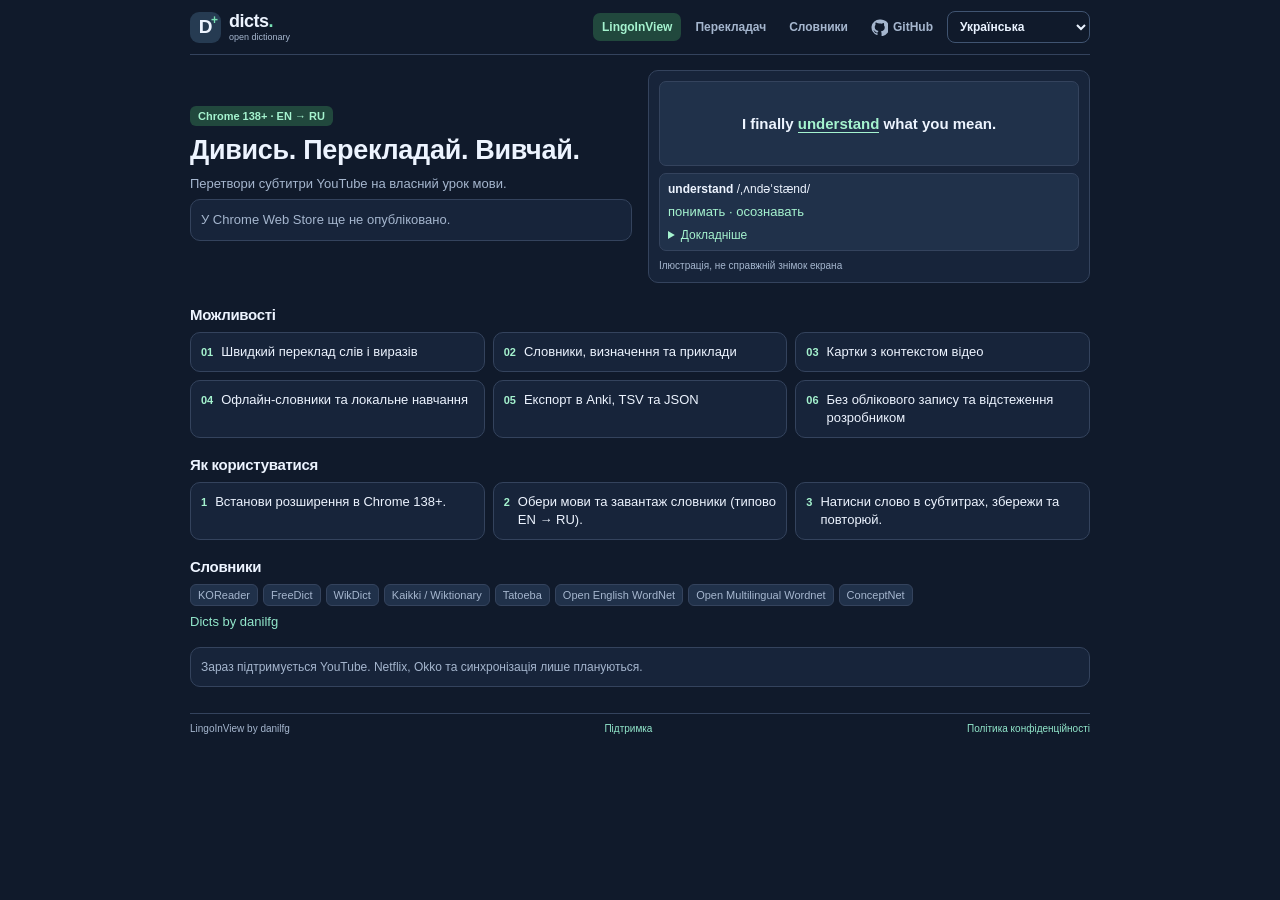
<file: site/lingoinview/uk/index.html>
<!doctype html><html lang="uk"><head><meta charset="utf-8"><meta name="viewport" content="width=device-width,initial-scale=1"><title>LingoInView — Дивись. Перекладай. Вивчай.</title><meta name="description" content="Перетвори субтитри YouTube на власний урок мови."><link rel="stylesheet" href="../../styles.css?v=4"><link rel="stylesheet" href="../style.css?v=2"><script src="../nav.js" defer></script><link rel="icon" href="../icon.png"></head><body><div class="app-shell"><header class="site-header container">
    <a class="brand" href="../../?ui=uk" aria-label="Dicts home">
      <span class="brand-mark" aria-hidden="true">D<span class="brand-spark">+</span></span>
      <span class="brand-text">dicts<span class="brand-dot">.</span><small>open dictionary</small></span>
    </a>
    <nav class="nav-links" aria-label="Navigation">
      <a id="promo-link" href="./" aria-current="page">LingoInView</a>
      <a id="about-link" href="../../?ui=uk#translate">Перекладач</a>
      <a id="sources-link" href="../../?ui=uk#dictionaries">Словники</a>
      <a class="github-link" href="https://github.com/danilfg/dicts" target="_blank" rel="noopener noreferrer">
        <svg aria-hidden="true" viewBox="0 0 24 24" width="17" height="17"><path fill="currentColor" d="M12 .7A11.3 11.3 0 0 0 8.4 22.7c.6.1.8-.3.8-.6v-2.1c-3.2.7-3.9-1.3-3.9-1.3-.5-1.4-1.3-1.8-1.3-1.8-1.1-.7.1-.7.1-.7 1.3.1 2 1.3 2 1.3 1.1 2 2.9 1.4 3.6 1.1.1-.8.5-1.4 1-1.8-2.6-.3-5.4-1.3-5.4-5.7 0-1.2.4-2.2 1.2-3.1-.1-.3-.6-1.5.1-3.1 0 0 1-.3 3.2 1.2A11 11 0 0 1 12 6.4c1 0 2 .1 2.9.4 2.2-1.5 3.2-1.2 3.2-1.2.7 1.6.2 2.8.1 3.1.8.9 1.2 1.9 1.2 3.1 0 4.4-2.8 5.4-5.5 5.7.6.6 1 1.4 1 2.5v3.6c0 .3.2.7.8.6A11.3 11.3 0 0 0 12 .7Z"/></svg>
        GitHub
      </a>
      <select data-promo-root="../" id="locale-btn" class="locale-btn" aria-label="Interface language"><option value="en">English</option><option value="ru">Русский</option><option value="uk" selected>Українська</option><option value="de">Deutsch</option><option value="es">Español</option><option value="fr">Français</option><option value="pt-BR">Português (Brasil)</option><option value="zh-CN">简体中文</option></select>
    </nav>
  </header><main class="container promo-main"><section class="hero"><div><span class="tag">Chrome 138+ · EN → RU</span><h1>Дивись. Перекладай. Вивчай.</h1><p class="lead">Перетвори субтитри YouTube на власний урок мови.</p><p class="callout">У Chrome Web Store ще не опубліковано.</p></div><div class="demo"><div class="screen"><span>I finally <span class="word">understand</span> what you mean.</span></div><div class="translation"><b>understand</b> /ˌʌndəˈstænd/<p>понимать · осознавать</p><details><summary>Докладніше</summary>comprehend · grasp</details></div><small>Ілюстрація, не справжній знімок екрана</small></div></section><section class="section" id="features"><h2>Можливості</h2><div class="grid"><article class="panel"><span class="num">01</span>Швидкий переклад слів і виразів</article><article class="panel"><span class="num">02</span>Словники, визначення та приклади</article><article class="panel"><span class="num">03</span>Картки з контекстом відео</article><article class="panel"><span class="num">04</span>Офлайн-словники та локальне навчання</article><article class="panel"><span class="num">05</span>Експорт в Anki, TSV та JSON</article><article class="panel"><span class="num">06</span>Без облікового запису та відстеження розробником</article></div></section><section class="section" id="how"><h2>Як користуватися</h2><div class="grid"><article class="panel"><span class="num">1</span>Встанови розширення в Chrome 138+.</article><article class="panel"><span class="num">2</span>Обери мови та завантаж словники (типово EN → RU).</article><article class="panel"><span class="num">3</span>Натисни слово в субтитрах, збережи та повторюй.</article></div></section><section class="section"><h2>Словники</h2><div class="chips"><span>KOReader</span><span>FreeDict</span><span>WikDict</span><span>Kaikki / Wiktionary</span><span>Tatoeba</span><span>Open English WordNet</span><span>Open Multilingual Wordnet</span><span>ConceptNet</span></div><p><a href="https://danilfg.github.io/dicts/">Dicts by danilfg</a></p></section><section class="callout">Зараз підтримується YouTube. Netflix, Okko та синхронізація лише плануються.</section></main><footer class="footer container promo-footer"><span>LingoInView by danilfg</span><a href="https://github.com/danilfg/dicts/issues">Підтримка</a><a href="../privacy.html">Політика конфіденційності</a></footer></div></body></html>
</file>
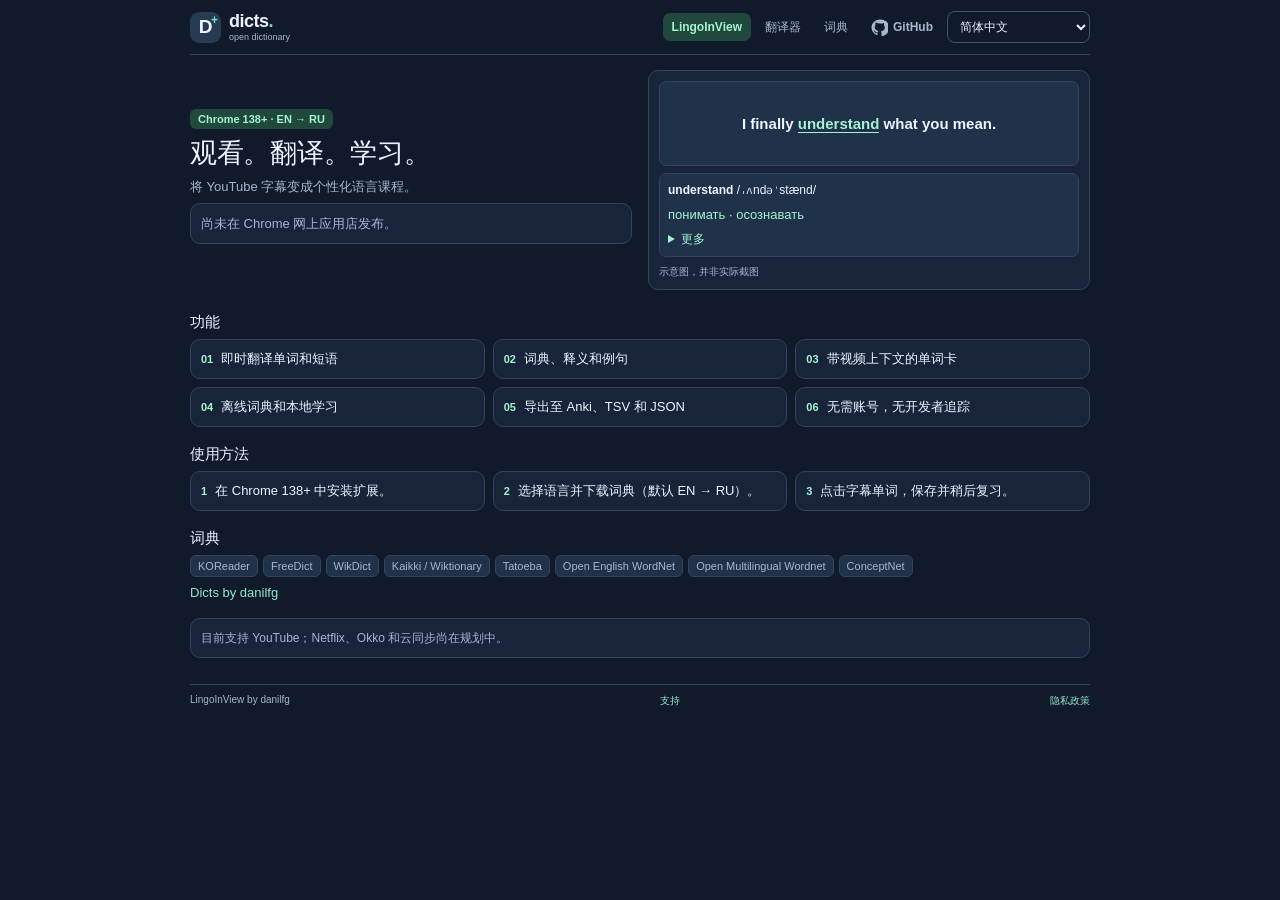
<file: site/lingoinview/zh-CN/index.html>
<!doctype html><html lang="zh-CN"><head><meta charset="utf-8"><meta name="viewport" content="width=device-width,initial-scale=1"><title>LingoInView — 观看。翻译。学习。</title><meta name="description" content="将 YouTube 字幕变成个性化语言课程。"><link rel="stylesheet" href="../../styles.css?v=4"><link rel="stylesheet" href="../style.css?v=2"><script src="../nav.js" defer></script><link rel="icon" href="../icon.png"></head><body><div class="app-shell"><header class="site-header container">
    <a class="brand" href="../../?ui=zh-CN" aria-label="Dicts home">
      <span class="brand-mark" aria-hidden="true">D<span class="brand-spark">+</span></span>
      <span class="brand-text">dicts<span class="brand-dot">.</span><small>open dictionary</small></span>
    </a>
    <nav class="nav-links" aria-label="Navigation">
      <a id="promo-link" href="./" aria-current="page">LingoInView</a>
      <a id="about-link" href="../../?ui=zh-CN#translate">翻译器</a>
      <a id="sources-link" href="../../?ui=zh-CN#dictionaries">词典</a>
      <a class="github-link" href="https://github.com/danilfg/dicts" target="_blank" rel="noopener noreferrer">
        <svg aria-hidden="true" viewBox="0 0 24 24" width="17" height="17"><path fill="currentColor" d="M12 .7A11.3 11.3 0 0 0 8.4 22.7c.6.1.8-.3.8-.6v-2.1c-3.2.7-3.9-1.3-3.9-1.3-.5-1.4-1.3-1.8-1.3-1.8-1.1-.7.1-.7.1-.7 1.3.1 2 1.3 2 1.3 1.1 2 2.9 1.4 3.6 1.1.1-.8.5-1.4 1-1.8-2.6-.3-5.4-1.3-5.4-5.7 0-1.2.4-2.2 1.2-3.1-.1-.3-.6-1.5.1-3.1 0 0 1-.3 3.2 1.2A11 11 0 0 1 12 6.4c1 0 2 .1 2.9.4 2.2-1.5 3.2-1.2 3.2-1.2.7 1.6.2 2.8.1 3.1.8.9 1.2 1.9 1.2 3.1 0 4.4-2.8 5.4-5.5 5.7.6.6 1 1.4 1 2.5v3.6c0 .3.2.7.8.6A11.3 11.3 0 0 0 12 .7Z"/></svg>
        GitHub
      </a>
      <select data-promo-root="../" id="locale-btn" class="locale-btn" aria-label="Interface language"><option value="en">English</option><option value="ru">Русский</option><option value="uk">Українська</option><option value="de">Deutsch</option><option value="es">Español</option><option value="fr">Français</option><option value="pt-BR">Português (Brasil)</option><option value="zh-CN" selected>简体中文</option></select>
    </nav>
  </header><main class="container promo-main"><section class="hero"><div><span class="tag">Chrome 138+ · EN → RU</span><h1>观看。翻译。学习。</h1><p class="lead">将 YouTube 字幕变成个性化语言课程。</p><p class="callout">尚未在 Chrome 网上应用店发布。</p></div><div class="demo"><div class="screen"><span>I finally <span class="word">understand</span> what you mean.</span></div><div class="translation"><b>understand</b> /ˌʌndəˈstænd/<p>понимать · осознавать</p><details><summary>更多</summary>comprehend · grasp</details></div><small>示意图，并非实际截图</small></div></section><section class="section" id="features"><h2>功能</h2><div class="grid"><article class="panel"><span class="num">01</span>即时翻译单词和短语</article><article class="panel"><span class="num">02</span>词典、释义和例句</article><article class="panel"><span class="num">03</span>带视频上下文的单词卡</article><article class="panel"><span class="num">04</span>离线词典和本地学习</article><article class="panel"><span class="num">05</span>导出至 Anki、TSV 和 JSON</article><article class="panel"><span class="num">06</span>无需账号，无开发者追踪</article></div></section><section class="section" id="how"><h2>使用方法</h2><div class="grid"><article class="panel"><span class="num">1</span>在 Chrome 138+ 中安装扩展。</article><article class="panel"><span class="num">2</span>选择语言并下载词典（默认 EN → RU）。</article><article class="panel"><span class="num">3</span>点击字幕单词，保存并稍后复习。</article></div></section><section class="section"><h2>词典</h2><div class="chips"><span>KOReader</span><span>FreeDict</span><span>WikDict</span><span>Kaikki / Wiktionary</span><span>Tatoeba</span><span>Open English WordNet</span><span>Open Multilingual Wordnet</span><span>ConceptNet</span></div><p><a href="https://danilfg.github.io/dicts/">Dicts by danilfg</a></p></section><section class="callout">目前支持 YouTube；Netflix、Okko 和云同步尚在规划中。</section></main><footer class="footer container promo-footer"><span>LingoInView by danilfg</span><a href="https://github.com/danilfg/dicts/issues">支持</a><a href="../privacy.html">隐私政策</a></footer></div></body></html>
</file>
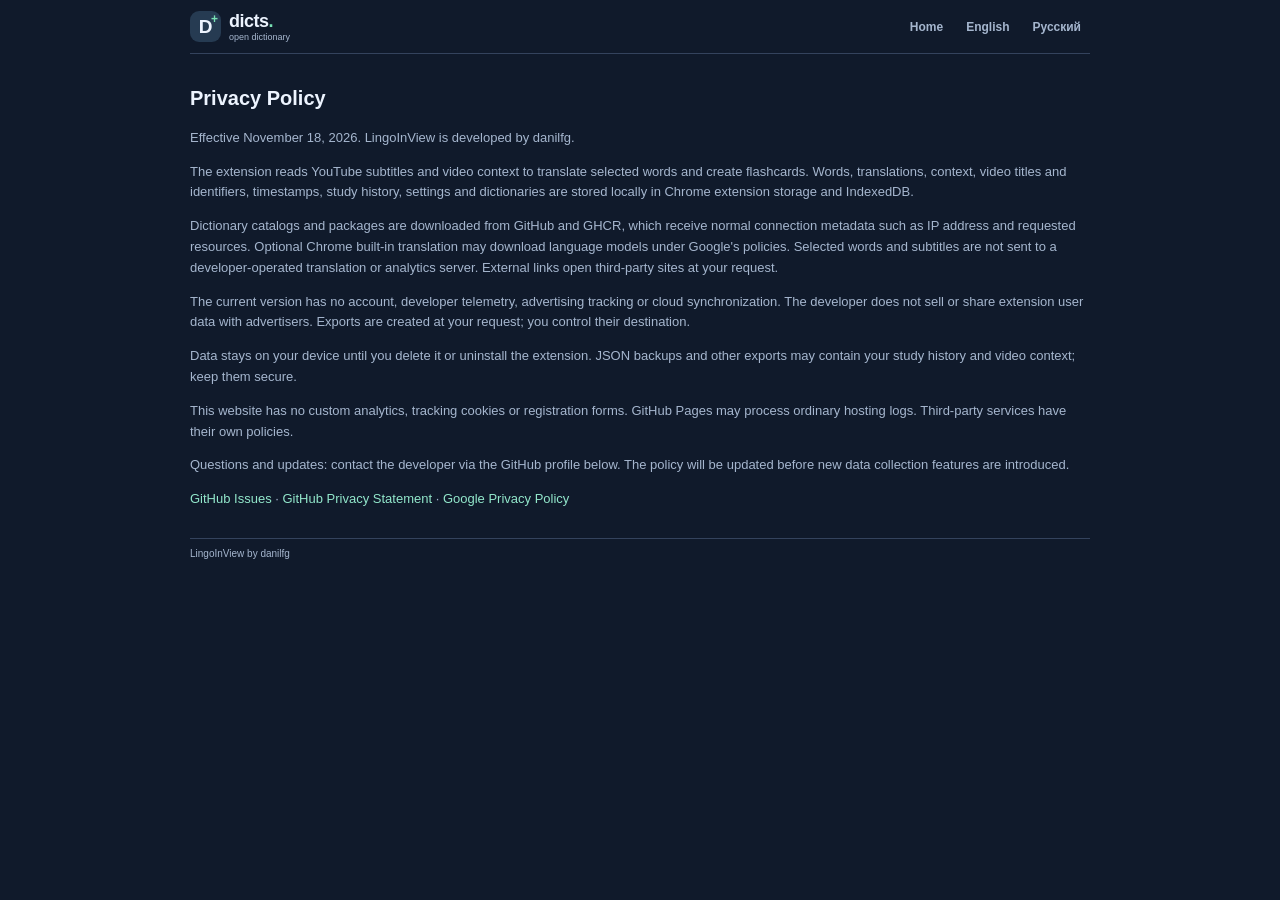
<file: site/lingoinview/privacy.html>
<!doctype html><html lang="en"><head><meta charset="utf-8"><meta name="viewport" content="width=device-width,initial-scale=1"><title>Privacy Policy — LingoInView</title><link rel="stylesheet" href="../styles.css?v=4"><link rel="stylesheet" href="./style.css?v=2"><link rel="icon" href="icon.png"></head><body><header class="site-header container legal-header"><a class="brand" href="../"><span class="brand-mark">D<span class="brand-spark">+</span></span><span class="brand-text">dicts<span class="brand-dot">.</span><small>open dictionary</small></span></a><nav class="nav-links"><a href="./">Home</a><a href="privacy.html">English</a><a href="ru/privacy.html">Русский</a></nav></header><main class="container legal"><h1>Privacy Policy</h1><p>Effective November 18, 2026. LingoInView is developed by danilfg.</p><p>The extension reads YouTube subtitles and video context to translate selected words and create flashcards. Words, translations, context, video titles and identifiers, timestamps, study history, settings and dictionaries are stored locally in Chrome extension storage and IndexedDB.</p><p>Dictionary catalogs and packages are downloaded from GitHub and GHCR, which receive normal connection metadata such as IP address and requested resources. Optional Chrome built-in translation may download language models under Google's policies. Selected words and subtitles are not sent to a developer-operated translation or analytics server. External links open third-party sites at your request.</p><p>The current version has no account, developer telemetry, advertising tracking or cloud synchronization. The developer does not sell or share extension user data with advertisers. Exports are created at your request; you control their destination.</p><p>Data stays on your device until you delete it or uninstall the extension. JSON backups and other exports may contain your study history and video context; keep them secure.</p><p>This website has no custom analytics, tracking cookies or registration forms. GitHub Pages may process ordinary hosting logs. Third-party services have their own policies.</p><p>Questions and updates: contact the developer via the GitHub profile below. The policy will be updated before new data collection features are introduced.</p><p><a href="https://github.com/danilfg/dicts/issues">GitHub Issues</a> · <a href="https://docs.github.com/en/site-policy/privacy-policies/github-general-privacy-statement">GitHub Privacy Statement</a> · <a href="https://policies.google.com/privacy">Google Privacy Policy</a></p></main><footer class="footer container">LingoInView by danilfg</footer></body></html>
</file>
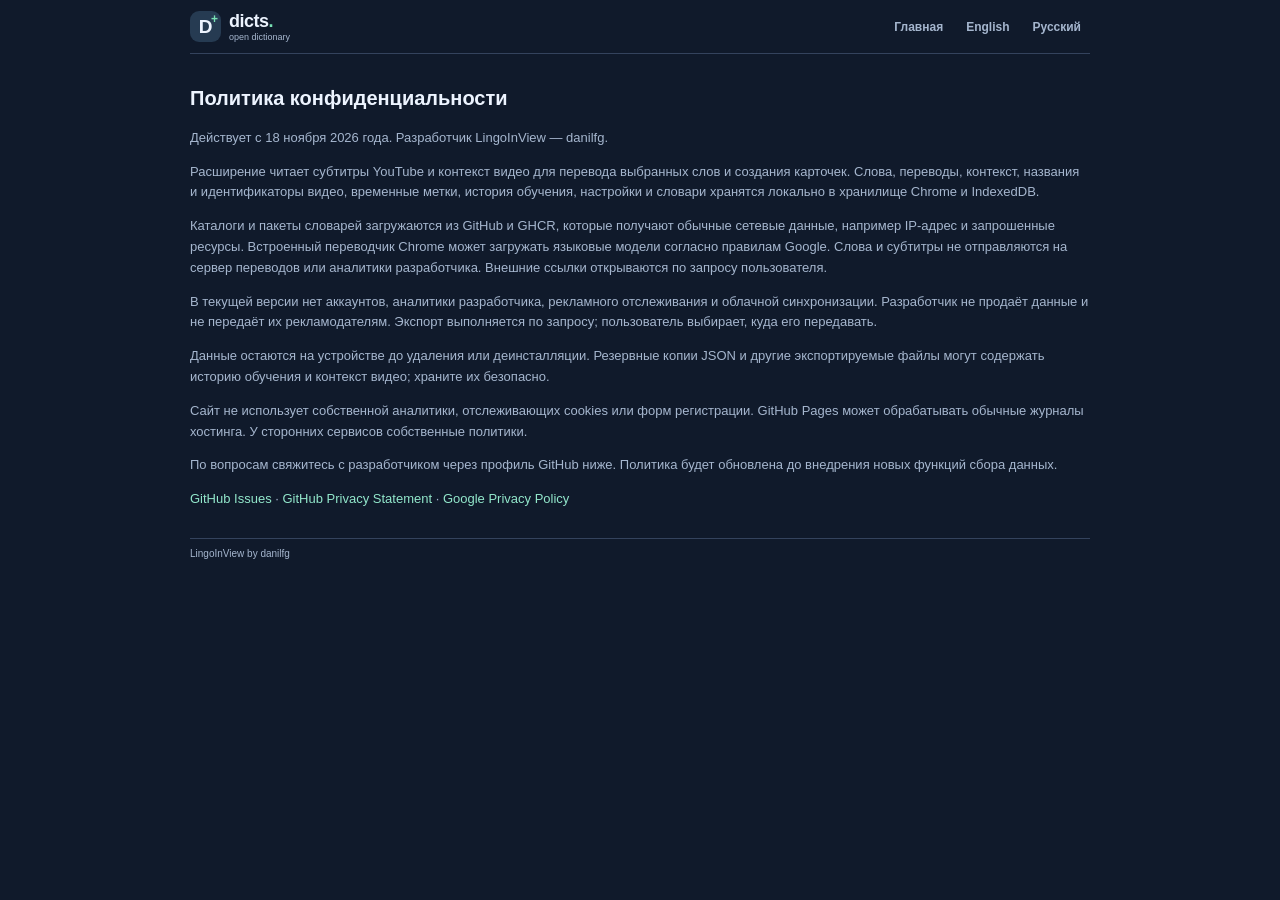
<file: site/lingoinview/ru/privacy.html>
<!doctype html><html lang="ru"><head><meta charset="utf-8"><meta name="viewport" content="width=device-width,initial-scale=1"><title>Политика конфиденциальности — LingoInView</title><link rel="stylesheet" href="../../styles.css?v=4"><link rel="stylesheet" href="../style.css?v=2"><link rel="icon" href="../icon.png"></head><body><header class="site-header container legal-header"><a class="brand" href="../../"><span class="brand-mark">D<span class="brand-spark">+</span></span><span class="brand-text">dicts<span class="brand-dot">.</span><small>open dictionary</small></span></a><nav class="nav-links"><a href="./">Главная</a><a href="../privacy.html">English</a><a href="../ru/privacy.html">Русский</a></nav></header><main class="container legal"><h1>Политика конфиденциальности</h1><p>Действует с 18 ноября 2026 года. Разработчик LingoInView — danilfg.</p><p>Расширение читает субтитры YouTube и контекст видео для перевода выбранных слов и создания карточек. Слова, переводы, контекст, названия и идентификаторы видео, временные метки, история обучения, настройки и словари хранятся локально в хранилище Chrome и IndexedDB.</p><p>Каталоги и пакеты словарей загружаются из GitHub и GHCR, которые получают обычные сетевые данные, например IP-адрес и запрошенные ресурсы. Встроенный переводчик Chrome может загружать языковые модели согласно правилам Google. Слова и субтитры не отправляются на сервер переводов или аналитики разработчика. Внешние ссылки открываются по запросу пользователя.</p><p>В текущей версии нет аккаунтов, аналитики разработчика, рекламного отслеживания и облачной синхронизации. Разработчик не продаёт данные и не передаёт их рекламодателям. Экспорт выполняется по запросу; пользователь выбирает, куда его передавать.</p><p>Данные остаются на устройстве до удаления или деинсталляции. Резервные копии JSON и другие экспортируемые файлы могут содержать историю обучения и контекст видео; храните их безопасно.</p><p>Сайт не использует собственной аналитики, отслеживающих cookies или форм регистрации. GitHub Pages может обрабатывать обычные журналы хостинга. У сторонних сервисов собственные политики.</p><p>По вопросам свяжитесь с разработчиком через профиль GitHub ниже. Политика будет обновлена до внедрения новых функций сбора данных.</p><p><a href="https://github.com/danilfg/dicts/issues">GitHub Issues</a> · <a href="https://docs.github.com/en/site-policy/privacy-policies/github-general-privacy-statement">GitHub Privacy Statement</a> · <a href="https://policies.google.com/privacy">Google Privacy Policy</a></p></main><footer class="footer container">LingoInView by danilfg</footer></body></html>
</file>
<file: site/styles.css>
:root{color-scheme:dark;font-family:-apple-system,BlinkMacSystemFont,"Segoe UI",sans-serif;background:#101a2b;color:#edf4ff;--background:#101a2b;--surface:#17243a;--field:#20314a;--border:#34435d;--muted:#a5b6ce;--mint:#a5f3cf;--accent:#78e0b4;font-size:14px;font-synthesis:none;-webkit-font-smoothing:antialiased}
*{box-sizing:border-box}body{margin:0;min-width:320px}button,input,select{font:inherit}button,a,summary{-webkit-tap-highlight-color:transparent}button{cursor:pointer}button:disabled{opacity:.55;cursor:wait}a{color:#92e7cb;text-decoration:none}a:hover{text-decoration:underline}button:focus-visible,input:focus-visible,select:focus-visible,a:focus-visible,summary:focus-visible{outline:2px solid var(--accent);outline-offset:2px}::selection{background:#376b58;color:#fff}[hidden]{display:none!important}
.container{width:min(900px,calc(100% - 28px));margin:0 auto}.site-header{display:flex;align-items:center;gap:18px;padding:11px 0;border-bottom:1px solid var(--border);justify-content:space-between}.brand{display:flex;align-items:center;gap:8px;color:#edf4ff;white-space:nowrap}.brand:hover{text-decoration:none}.brand-mark{width:31px;height:31px;border-radius:9px;background:#263b52;display:grid;place-items:center;position:relative;font-size:19px;font-weight:800}.brand-spark{position:absolute;right:3px;top:1px;color:var(--accent);font-size:12px}.brand-text{font-size:18px;font-weight:750;letter-spacing:-.5px;line-height:1}.brand-dot{color:var(--accent)}.brand-text small{display:block;font-size:9px;color:var(--muted);font-weight:500;letter-spacing:0;margin-top:3px}.nav-links{display:flex;align-items:center;gap:5px;font-size:12px;font-weight:650}.nav-links>a{padding:7px 9px;border-radius:7px;color:var(--muted);white-space:nowrap}.nav-links>a[aria-current]{background:#21483d;color:var(--mint)}.nav-links>a:hover{background:#293b56;color:#fff;text-decoration:none}.github-link{display:flex;gap:5px;align-items:center}.locale-btn,.circle-action,.swap-button{background:#293b56;color:#e2eafa;border:1px solid #405471;border-radius:8px}.locale-btn{font-size:11px;font-weight:700;padding:7px 8px}.intro{padding:15px 0 10px}.eyebrow{display:none}.intro h1,.directory-top h1{font-size:20px;line-height:1.2;font-weight:750;margin:0 0 4px;letter-spacing:-.3px}.hero-description,.directory-top p{margin:0;color:var(--muted);font-size:12px;line-height:1.4}
.search-shell{border:1px solid var(--border);background:var(--surface);border-radius:11px;padding:10px}.lang-bar{display:flex;align-items:end;gap:8px}.lang-field{flex:1;min-width:0}.field-label{display:block;color:var(--muted);font-size:10px;font-weight:650;margin-bottom:4px}.lang-field select,.directory-filter input{width:100%;min-width:0;color:#e5f0ff;background:var(--field);border:1px solid #405471;border-radius:7px;height:34px;padding:5px 8px;font-size:13px}.swap-button{height:34px;width:35px;flex:none;display:grid;place-items:center}.swap-button svg{width:17px;height:17px}.swap-button:hover,.circle-action:hover{background:#344b6b}.query-bar{display:flex;align-items:center;gap:7px;margin-top:8px}.search-icon{width:17px;height:17px;color:var(--muted);flex:none}.query-bar input{flex:1;min-width:0;padding:7px 9px;height:37px;background:var(--field);border:1px solid #405471;border-radius:7px;color:#f8fafc;font-size:15px}.query-bar input::placeholder,.directory-filter input::placeholder{color:#91a6c0}.query-bar button{height:37px;background:var(--accent);border:0;border-radius:8px;color:#112b25;font-weight:750;font-size:13px;padding:0 13px;display:flex;align-items:center;gap:7px}.query-bar button:hover{background:#9ef1cd}.search-meta{display:flex;justify-content:space-between;gap:7px;align-items:center;margin-top:8px;color:var(--muted);font-size:10px}.examples,.coverage{display:flex;align-items:center;gap:5px;flex-wrap:wrap}.examples button{background:#293b56;border:1px solid #405471;border-radius:6px;color:#c9d9ee;font-size:11px;padding:3px 7px}.examples button:hover{color:var(--mint)}.tiny-circle{background:var(--accent);width:6px;height:6px;border-radius:50%;flex:none}.status{color:var(--mint);font-size:12px;margin:5px 0}.status:empty{display:none}.status.error{color:#ffb1bc}.status.loading{color:var(--muted)}
#results{margin:10px 0 16px;min-height:48px;text-align:left}#empty-title{font-size:13px;margin:12px 0 3px;color:var(--muted);font-weight:650}#empty-description{font-size:12px;color:var(--muted);margin:0}.results-head{display:flex;align-items:center;justify-content:space-between;gap:10px;margin:6px 0}.results-head h2,.semantic-only-heading{font-size:23px;line-height:1.2;margin:2px 0;color:#f8fafc;overflow-wrap:anywhere}.result-eyebrow{display:none}.result-meta{font-size:11px;color:var(--muted)}.actions{display:flex;gap:5px;align-items:center}.circle-action{width:31px;height:31px;font-size:15px;display:grid;place-items:center}.result-summary{display:flex;gap:5px;flex-wrap:wrap;margin:6px 0 8px}.count-pill{font-size:10px;color:#a5e7cd;background:#21483d;border:1px solid #345e55;padding:2px 7px;border-radius:6px}
.dictionary-card{background:var(--surface);border:1px solid var(--border);border-radius:10px;margin:5px 0;overflow:hidden}.dictionary-card>summary{list-style:none;display:flex;align-items:center;gap:8px;cursor:pointer;padding:7px 10px}.dictionary-card>summary::-webkit-details-marker,.article-more>summary::-webkit-details-marker{display:none}.dictionary-card>summary:hover{background:#1c2b42}.source-avatar{display:grid;place-items:center;flex:none;width:27px;height:27px;background:#293b56;color:#b9cfea;border-radius:7px;font-weight:800;font-size:13px}.source-avatar[data-source=koreader],.source-avatar[data-source=oewn]{background:#203b58;color:#a9cfff}.source-avatar[data-source=freedict],.source-avatar[data-source=omw]{background:#3a3154;color:#dec8ff}.source-avatar[data-source=wikdict],.source-avatar[data-source=kaikki]{background:#21483d;color:#a5f3cf}.source-avatar[data-source=tatoeba],.source-avatar[data-source=conceptnet]{background:#493e30;color:#ffdbab}.source-title{display:flex;gap:8px;align-items:baseline;flex-wrap:wrap;flex:1;min-width:0}.source-title b{font-size:13px;font-weight:700;color:var(--mint)}.source-title small{font-size:10px;color:var(--muted)}.chevron{color:var(--muted);font-size:15px}.dictionary-card[open]>summary .chevron{transform:rotate(180deg)}.source-body{border-top:1px solid var(--border);padding:3px 10px 8px}.definition{padding:5px 0;border-bottom:1px solid var(--border);line-height:1.4;font-size:13px;overflow-wrap:anywhere}.definition:last-child{border:0}.dictionary-article,.article-rest{display:grid;gap:0;min-width:0}.article-line{display:flex;align-items:flex-start;gap:6px;padding:3px 0;border-bottom:1px solid #293b51}.article-line:last-child{border:0}.article-detail{flex:1;min-width:0}.article-number,.article-part{border-radius:5px;background:#293b56;color:#c1d3ea;font-size:10px;font-weight:650;padding:2px 5px;flex:none}.article-part{width:fit-content}.article-translation{color:var(--mint);font-weight:650;font-size:14px;line-height:1.4;white-space:pre-wrap;overflow-wrap:anywhere}.article-explanation,.article-raw{color:#d4e2f4;font-size:12px;line-height:1.4;white-space:pre-wrap;overflow-wrap:anywhere}.article-translation+.article-explanation{margin-top:2px}.article-phonetic{display:flex;align-items:center;gap:5px;flex-wrap:wrap;padding:3px 0;color:var(--muted);font-size:11px}.ipa-label{font-weight:600}.ipa-variants{display:flex;gap:4px;flex-wrap:wrap}.ipa-variant{background:#20314a;border:1px solid #405471;border-radius:5px;padding:2px 5px;color:#d7e7f9;overflow-wrap:anywhere;max-width:100%}.article-more>summary,.entry-credit>summary,.directory-packages>summary{cursor:pointer;color:#92e7cb;font-size:11px;padding:4px 0;list-style:none}.article-more>summary:before,.entry-credit>summary:before,.directory-packages>summary:before{content:"›";margin-right:5px}.article-more[open]>summary:before,.entry-credit[open]>summary:before,.directory-packages[open]>summary:before{content:"⌄"}.source-footer{display:flex;flex-wrap:wrap;gap:5px 10px;align-items:center;font-size:10px;color:var(--muted);padding-top:6px;overflow-wrap:anywhere}.entry-credit{font-size:10px;color:var(--muted);margin:3px 0;overflow-wrap:anywhere}.entry-credit p{margin:4px 0}.example-text{font-size:13px;color:#edf4ff}.example-translation{color:var(--mint);font-size:12px;margin-top:2px}.example-author{color:var(--muted);font-size:10px;margin-top:3px}.no-results{border:1px solid var(--border);border-radius:9px;background:var(--surface);padding:10px}.no-results h2{font-size:14px;margin:0 0 4px}.no-results p{font-size:12px;color:var(--muted);margin:0;overflow-wrap:anywhere}
.lexical-heading{font-size:11px;color:var(--muted);font-weight:650;padding:8px 0 2px}.semantic-note{color:var(--muted);font-size:11px;margin:5px 0;line-height:1.4}.lexical-subtitle{font-size:11px;color:var(--mint);font-weight:650;margin:6px 0 3px}.lexical-definitions{display:grid;gap:4px}.lexical-definition{font-size:12px;border-left:2px solid #405471;padding-left:7px;overflow-wrap:anywhere;color:#e2eafa}.lexical-tags{display:flex;flex-wrap:wrap;gap:4px;margin:4px 0}.lexical-tag{font-size:11px;border-radius:5px;padding:3px 6px;background:#293b56;color:#d4e6f5;max-width:100%;overflow-wrap:anywhere}.lexical-relation{display:grid;grid-template-columns:105px 1fr;gap:6px;align-items:center;border-bottom:1px solid #293b51}.lexical-rel-name{font-size:11px;color:var(--muted)}
.source-directory{margin:15px 0}.directory-top{display:flex;gap:9px;align-items:center;justify-content:space-between;margin-bottom:8px}.directory-top>a{font-size:12px;white-space:nowrap}.directory-version{font-size:11px;color:var(--mint);margin:4px 0 8px}.directory-filter{display:flex;align-items:center;gap:8px;font-size:11px;color:var(--muted);margin:0 0 8px}.directory-filter input{max-width:300px;height:32px}.source-grid{display:grid;grid-template-columns:repeat(2,minmax(0,1fr));gap:7px;align-items:start}.source-tile{padding:9px 10px;border:1px solid var(--border);background:var(--surface);border-radius:10px;min-width:0}.directory-source-head{display:flex;align-items:start;gap:7px}.directory-source-title{min-width:0}.directory-source-title h2{font-size:14px;color:#edf4ff;margin:0 0 3px;line-height:1.3}.directory-source-title p{font-size:12px;color:var(--muted);margin:0;line-height:1.35}.directory-source-meta{display:flex;flex-wrap:wrap;gap:4px 9px;margin:7px 0 3px;color:var(--muted);font-size:11px;line-height:1.4;overflow-wrap:anywhere}.version-text{color:var(--mint);font-weight:650}.retained-label{color:#ffdbab;background:#493e30;border-radius:5px;padding:1px 5px}.directory-packages{border-top:1px solid var(--border);margin-top:4px}.package-list{max-height:210px;overflow:auto}.package-row{display:flex;justify-content:space-between;gap:8px;border-top:1px solid #293b51;padding:3px 0;font-size:11px;color:var(--muted);overflow-wrap:anywhere}.package-row span:first-child{color:#edf4ff}.directory-note{font-size:11px;color:var(--muted);line-height:1.4}.footer{display:flex;flex-wrap:wrap;justify-content:space-between;gap:5px 12px;border-top:1px solid var(--border);padding:9px 0 12px;font-size:10px;color:var(--muted)}
@media(max-width:600px){.container{width:calc(100% - 20px)}.site-header{gap:5px;flex-wrap:wrap;padding:8px 0}.nav-links{gap:2px;flex-wrap:wrap}.nav-links>a{padding:6px;font-size:11px}.brand-text{font-size:16px}.brand-mark{width:27px;height:27px}.brand-text small{display:none}.github-link{font-size:0!important}.github-link svg{width:16px;height:16px}.intro{padding:10px 0 8px}.source-grid{grid-template-columns:1fr}.search-shell{padding:8px}.search-meta{flex-wrap:wrap}.query-bar button{padding:0 9px}.query-bar button span:last-child{display:none}.source-title{gap:4px}.lexical-relation{grid-template-columns:1fr;gap:0}.directory-filter{flex-wrap:wrap}.footer{justify-content:flex-start}}@media(prefers-reduced-motion:reduce){*{transition:none!important;scroll-behavior:auto!important}}

/* Shared compact sections from Translator's content.css, scoped to results. */
.dictionary-result .lwc-compact-section{border-top:1px solid #30435e;padding:0;margin-top:5px;}
.dictionary-result .lwc-compact-summary{display:flex;align-items:center;gap:7px;padding:9px 2px;cursor:pointer;color:#a0efd1;font-size:12px;font-weight:700;list-style:none;user-select:none;}
.dictionary-result .lwc-compact-summary::-webkit-details-marker{display:none;}
.dictionary-result .lwc-compact-summary::before{content:'›';display:inline-block;color:#8da8c6;font-size:17px;line-height:12px;transition:transform .15s;}
.dictionary-result .lwc-item-count{font-size:10px;font-weight:700;border-radius:20px;padding:1px 6px;background:#273d53;color:#a9d9c9;}
.dictionary-result .lwc-compact-body{padding:0 2px 7px 12px;}
.dictionary-result .lwc-compact-list{display:grid;gap:9px;}
.dictionary-result .lwc-compact-item{display:grid;gap:3px;min-width:0;}
.dictionary-result .lwc-translation-list{color:#c5fbe4;line-height:1.5;overflow-wrap:anywhere;font-size:12px;}
.dictionary-result .lwc-gloss-english{font-style:italic;color:#e0e8f5;font-size:12px;}
.dictionary-result .lwc-gloss-definition,.dictionary-result .lwc-example-translated{color:#a5f3cf;font-size:12px;}
.dictionary-result .lwc-example-original{color:#edf5ff;font-size:12px;}
.dictionary-result .lwc-definition-text{color:#d5ecdf;font-size:12px;line-height:1.48;}
.dictionary-result .lwc-mini-providers{display:flex;flex-wrap:wrap;gap:4px 9px;line-height:1.35;font-size:10px;color:#8daac1;}
.dictionary-result .lwc-mini-providers a{color:#7fdfc1 !important;text-decoration:none;white-space:nowrap;}
.dictionary-result .lwc-mini-providers a:hover{text-decoration:underline;}
.dictionary-result .lwc-compact-more{margin:5px 0 0;background:transparent;color:#7be0bc;padding:2px 0;font-size:11px;border:0;text-decoration:underline;text-decoration-style:dotted;}
.dictionary-result .lwc-compact-summary{padding:7px 2px;}
.dictionary-result .lwc-compact-body{padding:0 2px 5px 10px;}
.dictionary-result .lwc-compact-list{gap:7px;}
.dictionary-result{padding:2px 0 0}
.dictionary-result .lwc-main-translation{margin:4px 0 10px;display:grid;gap:4px}
.dictionary-result .lwc-main-values{color:var(--mint);font-size:18px;font-weight:750;line-height:1.4;overflow-wrap:anywhere}
.dictionary-result .lwc-compact-section{margin-top:0}
.dictionary-result .lwc-compact-summary{font-size:13px;padding:8px 2px}
.dictionary-result .lwc-compact-summary:hover{color:#c8fbe7}
.dictionary-result .lwc-compact-body{padding:0 3px 8px 15px}
.dictionary-result .lwc-compact-item{overflow-wrap:anywhere}
.dictionary-result .lwc-translation-list,.dictionary-result .lwc-definition-text,.dictionary-result .lwc-gloss-english,.dictionary-result .lwc-gloss-definition,.dictionary-result .lwc-example-original,.dictionary-result .lwc-example-translated{font-size:13px}
.dictionary-result .lwc-mini-providers a{color:var(--muted)!important;white-space:normal;overflow-wrap:anywhere}
.dictionary-result .lwc-mini-providers a:hover{color:var(--mint)!important}
.dictionary-result .lwc-dicts-credit{display:block;margin:8px 0;font-size:11px;color:var(--muted)}
.dictionary-result .lwc-raw-article{white-space:pre-wrap}

select.locale-btn{font:inherit;max-width:165px;background:#101a2b;color:#eaf3ff;cursor:pointer}select.locale-btn option{background:#101a2b;color:#eaf3ff}
</file>
<file: site/lingoinview/style.css>
/* Promo layout inherits the Dicts site theme and shared navigation. */
.promo-main{padding:15px 0 18px}.promo-main h1,.promo-main h2{font-size:20px;line-height:1.2;margin:0 0 8px;letter-spacing:-.3px}.promo-main h2{font-size:15px}.promo-main p{margin:6px 0;color:var(--muted);font-size:13px;line-height:1.5}.hero{display:grid;grid-template-columns:1fr 1fr;gap:16px;align-items:center;padding:0 0 14px}.hero h1{font-size:27px;margin:8px 0}.tag{display:inline-block;background:#21483d;color:var(--mint);border-radius:6px;padding:4px 8px;font-size:11px;font-weight:650}.demo,.panel,.callout{background:var(--surface);border:1px solid var(--border);border-radius:10px;padding:10px}.demo{font-size:12px}.screen{min-height:85px;background:var(--field);border:1px solid var(--border);border-radius:7px;display:grid;place-items:center;padding:12px;text-align:center;font-size:15px;font-weight:650}.word{color:var(--mint);border-bottom:1px solid}.translation{border:1px solid var(--border);background:#20314a;border-radius:7px;padding:8px;margin:7px 0}.translation p,.translation summary{color:var(--mint)}.translation summary{cursor:pointer}.demo small{color:var(--muted);font-size:10px}.section{padding:9px 0}.grid{display:grid;grid-template-columns:repeat(3,minmax(0,1fr));gap:8px}.panel{font-size:13px;line-height:1.4;display:flex;gap:8px;align-items:baseline}.num{color:var(--mint);font-size:11px;font-weight:750;flex:none}.chips{display:flex;flex-wrap:wrap;gap:5px}.chips span{border:1px solid var(--border);border-radius:6px;background:var(--field);color:var(--muted);font-size:11px;padding:4px 7px}.callout{font-size:12px;color:var(--muted);line-height:1.5}.promo-footer{margin-top:8px}.legal{padding:15px 0;line-height:1.6;font-size:13px}.legal h1{font-size:20px}.legal p{color:var(--muted)}.legal-header .nav-links{flex-wrap:wrap}@media(max-width:650px){.hero,.grid{grid-template-columns:1fr}.hero h1{font-size:23px}}
</file>
